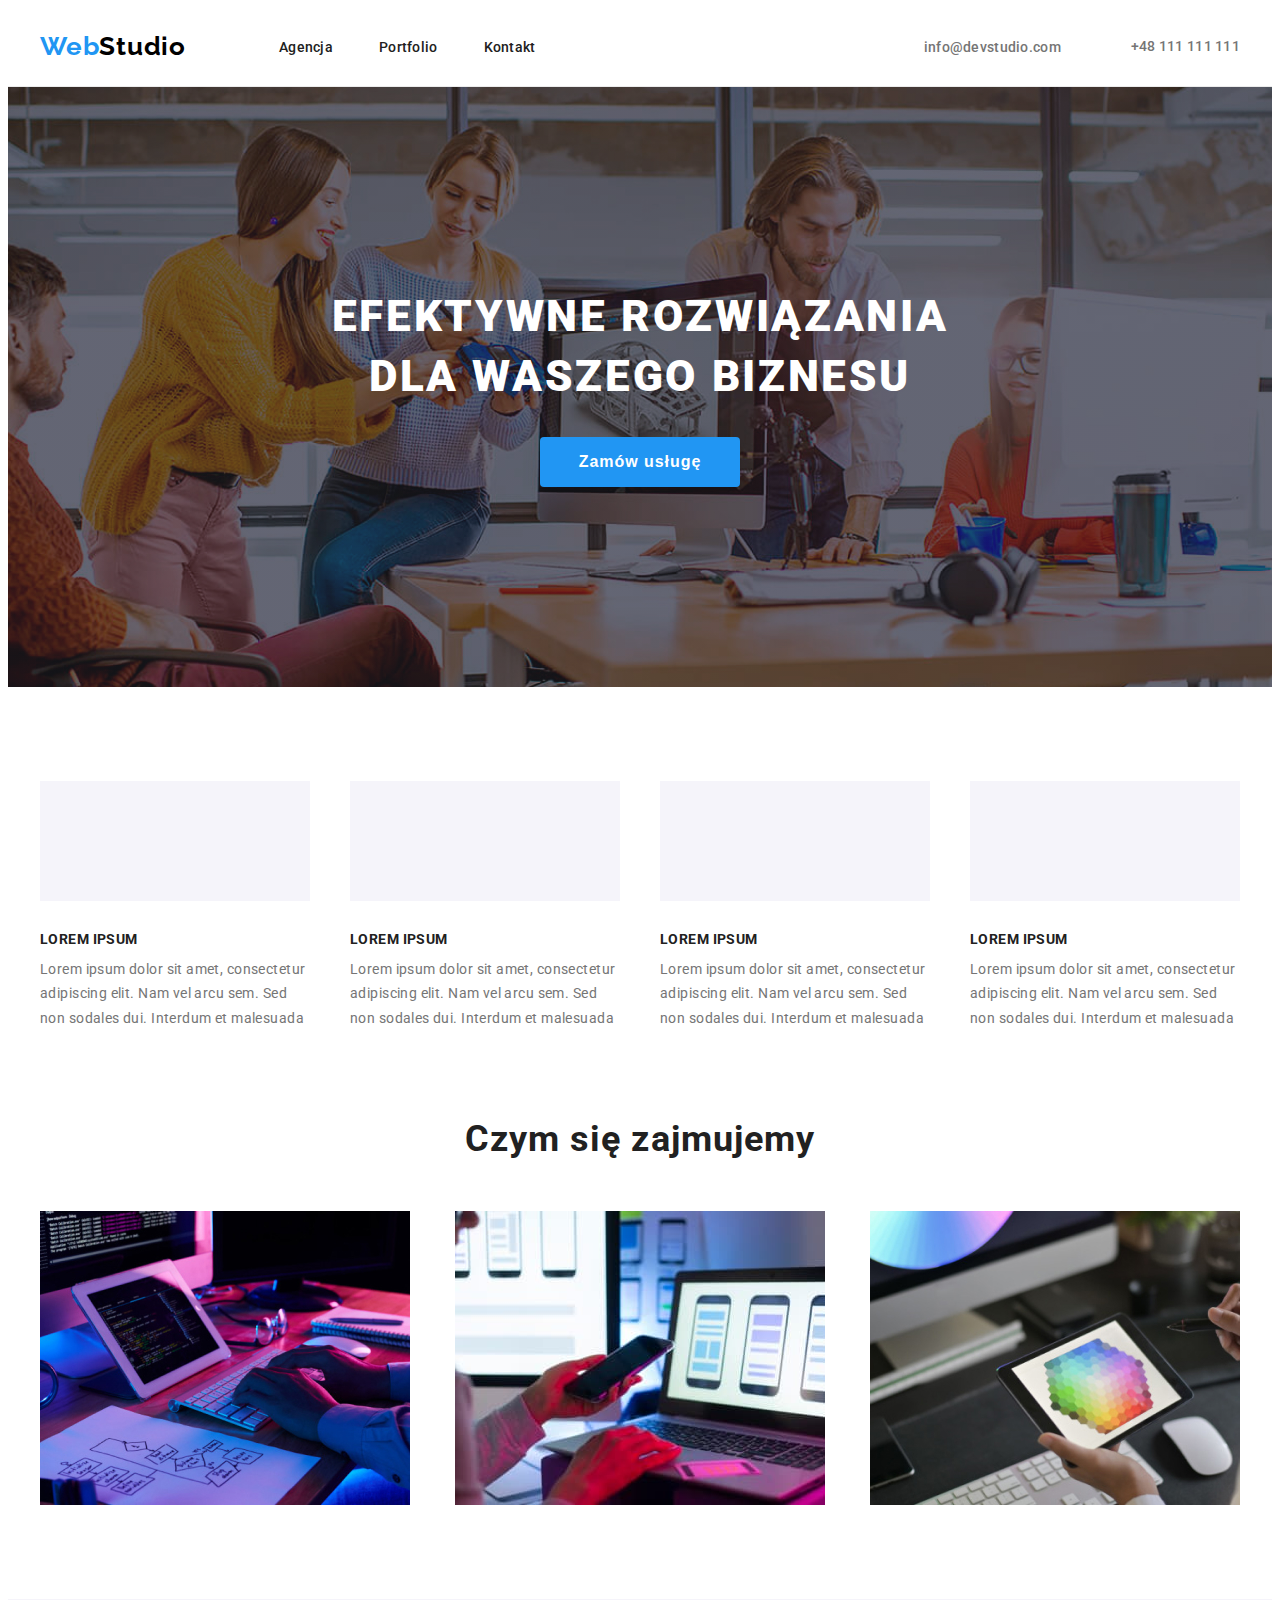
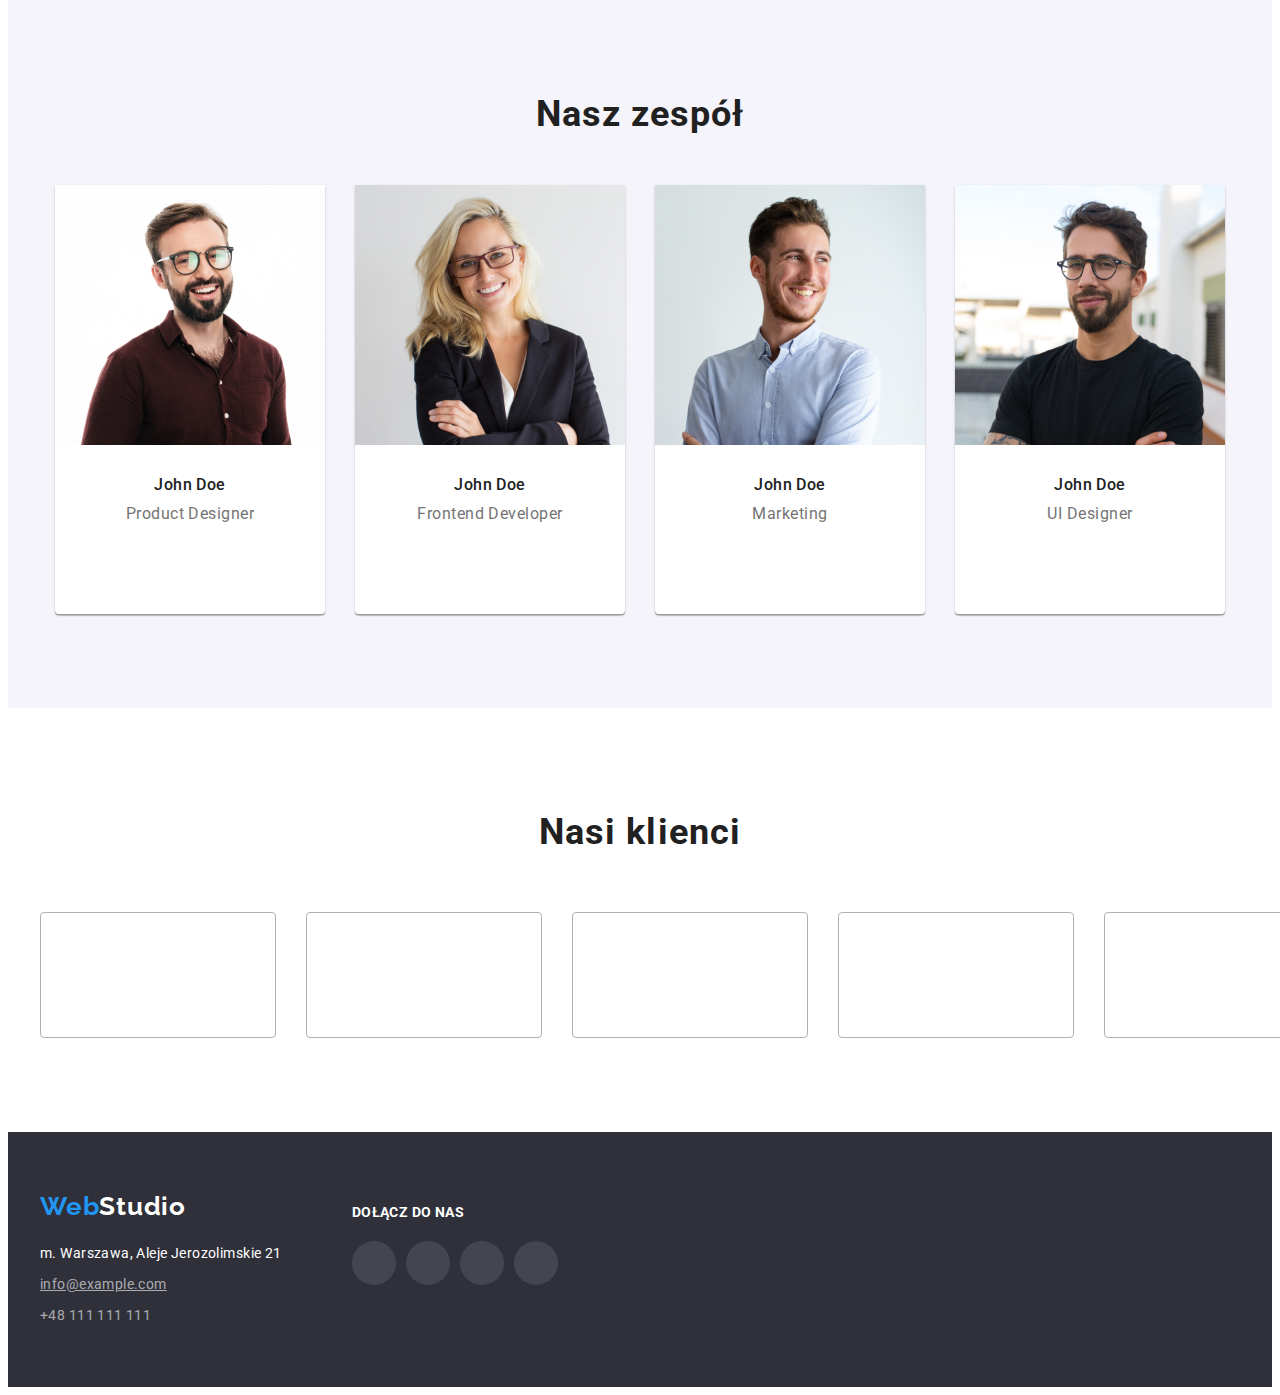
<file: index.html>
<!DOCTYPE html>
<html lang="pl">
  <head>
    <meta charset="UTF-8" />
    <meta http-equiv="X-UA-Compatible" content="IE=edge" />
    <meta name="viewport" content="width=device-width, initial-scale=1.0" />
    <title>Studio</title>

    <!-- End Google fonts links -->
    <link rel="preconnect" href="https://fonts.googleapis.com" />
    <link rel="preconnect" href="https://fonts.gstatic.com" crossorigin />
    <link
      href="https://fonts.googleapis.com/css2?family=Raleway:wght@700&family=Roboto:wght@400;500;700;900&display=swap"
      rel="stylesheet"
    />
    <!--End Google fonts links -->
    <link
      rel="stylesheet"
      href="https://cdnjs.cloudflare.com/ajax/libs/modern-normalize/1.1.0/modern-normalize.min.css"
      integrity="sha512-wpPYUAdjBVSE4KJnH1VR1HeZfpl1ub8YT/NKx4PuQ5NmX2tKuGu6U/JRp5y+Y8XG2tV+wKQpNHVUX03MfMFn9Q=="
      crossorigin="anonymous"
      referrerpolicy="no-referrer"
    />
    <link rel="stylesheet" href="./css/styles.css" />
  </head>

  <!-- HEADER  -->
  <body>
    <header class="top-section">
      <div class="nav-container container">
        <!-- NAVIGATION-->
        <nav class="nav">
          <a class="logo" href="./index.html">Web<span class="logo-black">Studio</span></a>
          <ul class="nav-list">
            <li>
              <a href="#">Agencja</a>
            </li>
            <li><a href="./portfolio.html">Portfolio</a></li>
            <li>
              <a href="#">Kontakt</a>
            </li>
          </ul>
        </nav>

        <div class="link-contacts">
          <a href="mailto:info@devstudio.com">
            <svg class="contact-icon" width="16" height="12">
              <use href="./images/icons.svg#icon-envelope"></use></svg
            >info@devstudio.com</a
          >
          <a href="tel:+48111111111">
            <svg class="contact-icon" width="10" height="16">
              <use href="./images/icons.svg#icon-smartphone"></use>
            </svg>
            +48 111 111 111
          </a>
        </div>
      </div>
    </header>

    <!-- MAINE BUTTON -->
    <main>
      <section class="order section">
        <div class="container">
          <h1>Efektywne rozwiązania dla waszego biznesu</h1>
          <button type="button">Zamów usługę</button>
        </div>
      </section>

      <!-- LOREM  -->
      <section class="section articles-bg">
        <div class="container">
          <ul class="articles list">
            <li>
              <div class="articles-icon">
                <svg width="70" height="70">
                  <use href="./images/icons.svg#icon-antenna"></use>
                </svg>
              </div>
              <h3>Lorem ipsum</h3>
              <p>
                Lorem ipsum dolor sit amet, consectetur adipiscing elit. Nam vel arcu sem. Sed non
                sodales dui. Interdum et malesuada
              </p>
            </li>
            <li>
              <div class="articles-icon">
                <svg width="70" height="70">
                  <use href="./images/icons.svg#icon-clock"></use>
                </svg>
              </div>
              <h3>Lorem ipsum</h3>
              <p>
                Lorem ipsum dolor sit amet, consectetur adipiscing elit. Nam vel arcu sem. Sed non
                sodales dui. Interdum et malesuada
              </p>
            </li>
            <li>
              <div class="articles-icon">
                <svg width="70" height="70">
                  <use href="./images/icons.svg#icon-diagram"></use>
                </svg>
              </div>
              <h3>Lorem ipsum</h3>
              <p>
                Lorem ipsum dolor sit amet, consectetur adipiscing elit. Nam vel arcu sem. Sed non
                sodales dui. Interdum et malesuada
              </p>
            </li>
            <li>
              <div class="articles-icon">
                <svg width="70" height="70">
                  <use href="./images/icons.svg#icon-astronaut"></use>
                </svg>
              </div>
              <h3>Lorem ipsum</h3>
              <p>
                Lorem ipsum dolor sit amet, consectetur adipiscing elit. Nam vel arcu sem. Sed non
                sodales dui. Interdum et malesuada
              </p>
            </li>
          </ul>
        </div>
      </section>

      <!-- IMAGES PORFFESSION -->
      <section class="section profession">
        <div class="profession-image container">
          <h2 class="about-us">Czym się zajmujemy</h2>
          <ul class="profession-list">
            <li>
              <img src="./images/profession/tech-1.jpg" width="370" height="294" alt="Typing" />
            </li>
            <li>
              <img
                src="./images/profession/tech-2.jpg"
                width="370"
                height="294"
                alt="working on a phone and computer"
              />
            </li>
            <li>
              <img
                src="./images/profession/tech-3.jpg"
                width="370"
                height="294"
                alt="working on a laptop "
              />
            </li>
          </ul>
        </div>
      </section>

      <!-- OUR TEAM  -->
      <section class="section bg-team">
        <div class="container">
          <h2 class="our-team">Nasz zespół</h2>
          <ul class="team">
            <li>
              <figure class="our-team-figure">
                <img
                  src="./images/team/john-doe1.jpg"
                  width="270"
                  height="260"
                  alt="John Doe Product Designer"
                />
                <figcaption>
                  <h3 class="john-doe">John Doe</h3>
                  <p class="position">Product Designer</p>
                  <div class="position-icons">
                    <a href="#">
                      <svg width="20" height="20">
                        <use href="images/icons.svg#icon-instagram"></use></svg
                    ></a>
                    <a href="#">
                      <svg width="20" height="20">
                        <use href="images/icons.svg#icon-twitter"></use></svg
                    ></a>
                    <a href="#">
                      <svg width="20" height="20">
                        <use href="images/icons.svg#icon-facebook"></use></svg
                    ></a>
                    <a href="#">
                      <svg width="20" height="20">
                        <use href="images/icons.svg#icon-linkedin"></use></svg
                    ></a>
                  </div>
                </figcaption>
              </figure>
            </li>
            <li>
              <figure class="our-team-figure">
                <img
                  src="./images/team/john-doe2.jpg"
                  width="270"
                  height="260"
                  alt="John Doe Frontend Developer"
                />
                <figcaption>
                  <h3 class="john-doe">John Doe</h3>
                  <p class="position">Frontend Developer</p>
                  <div class="position-icons">
                    <a href="#">
                      <svg width="20" height="20">
                        <use href="images/icons.svg#icon-instagram"></use></svg
                    ></a>
                    <a href="#">
                      <svg width="20" height="20">
                        <use href="images/icons.svg#icon-twitter"></use></svg
                    ></a>
                    <a href="#">
                      <svg width="20" height="20">
                        <use href="images/icons.svg#icon-facebook"></use></svg
                    ></a>
                    <a href="#">
                      <svg width="20" height="20">
                        <use href="images/icons.svg#icon-linkedin"></use></svg
                    ></a>
                  </div>
                </figcaption>
              </figure>
            </li>
            <li>
              <figure class="our-team-figure">
                <img
                  src="./images/team/john-doe3.jpg"
                  width="270"
                  height="260"
                  alt="John Doe Marketing"
                />
                <figcaption>
                  <h3 class="john-doe">John Doe</h3>
                  <p class="position">Marketing</p>
                  <div class="position-icons">
                    <a href="#">
                      <svg width="20" height="20">
                        <use href="images/icons.svg#icon-instagram"></use></svg
                    ></a>
                    <a href="#">
                      <svg width="20" height="20">
                        <use href="images/icons.svg#icon-twitter"></use></svg
                    ></a>
                    <a href="#">
                      <svg width="20" height="20">
                        <use href="images/icons.svg#icon-facebook"></use></svg
                    ></a>
                    <a href="#">
                      <svg width="20" height="20">
                        <use href="images/icons.svg#icon-linkedin"></use></svg
                    ></a>
                  </div>
                </figcaption>
              </figure>
            </li>
            <li>
              <figure class="our-team-figure">
                <img
                  src="./images/team/john-doe4.jpg"
                  width="270"
                  height="260"
                  alt="John Doe UI Designer"
                />
                <figcaption>
                  <h3 class="john-doe">John Doe</h3>
                  <p class="position">UI Designer</p>
                  <div class="position-icons">
                    <a href="#">
                      <svg width="20" height="20">
                        <use href="images/icons.svg#icon-instagram"></use></svg
                    ></a>
                    <a href="#">
                      <svg width="20" height="20">
                        <use href="images/icons.svg#icon-twitter"></use></svg
                    ></a>
                    <a href="#">
                      <svg width="20" height="20">
                        <use href="images/icons.svg#icon-facebook"></use></svg
                    ></a>
                    <a href="#">
                      <svg width="20" height="20">
                        <use href="images/icons.svg#icon-linkedin"></use></svg
                    ></a>
                  </div>
                </figcaption>
              </figure>
            </li>
          </ul>
        </div>
      </section>

      <!-- OUR CUSTOMERS  -->
      <section class="section clients">
        <div class="container">
          <h2>Nasi klienci</h2>
          <ul class="clients-list">
            <li>
              <a href="#">
                <svg class="clients-icon" width="106" height="60">
                  <use href="images/icons.svg#icon-client-1"></use></svg
              ></a>
            </li>
            <li>
              <a href="#">
                <svg class="clients-icon" width="106" height="60">
                  <use href="images/icons.svg#icon-client-2"></use></svg
              ></a>
            </li>
            <li>
              <a href="#">
                <svg class="clients-icon" width="106" height="60">
                  <use href="images/icons.svg#icon-client-3"></use></svg
              ></a>
            </li>
            <li>
              <a href="#">
                <svg class="clients-icon" width="106" height="60">
                  <use href="images/icons.svg#icon-client-4"></use></svg
              ></a>
            </li>
            <li>
              <a href="#">
                <svg class="clients-icon" width="106" height="60">
                  <use href="images/icons.svg#icon-client-5"></use></svg
              ></a>
            </li>
            <li>
              <a href="#">
                <svg class="clients-icon" width="106" height="60">
                  <use href="images/icons.svg#icon-client-6"></use></svg
              ></a>
            </li>
          </ul>
        </div>
      </section>
    </main>

    <!-- FOTTER -->
    <footer class="end-section">
      <div class="container end-section-flex">
        <div>
          <a class="logo" href="./index.html"> Web<span class="logo-white">Studio</span></a>
          <address class="our-address">
            <ul>
              <li>
                <span class="address">m. Warszawa, Aleje Jerozolimskie 21</span>
              </li>
              <li>
                <a class="contact-mail" href="mailto:info@devstudio.com">info@example.com</a>
              </li>
              <li>
                <a class="contact-tel" href="tel:+48111111111">+48 111 111 111</a>
              </li>
            </ul>
          </address>
        </div>

        <div class="join-us">
          <p>Dołącz do nas</p>
          <ul class="join-us-list">
            <li>
              <a href="#"
                ><svg width="20" height="20">
                  <use href="images/icons.svg#icon-instagram"></use></svg
              ></a>
            </li>
            <li>
              <a href="#"
                ><svg width="20" height="20">
                  <use href="images/icons.svg#icon-twitter"></use></svg
              ></a>
            </li>
            <li>
              <a href="#"
                ><svg width="20" height="20">
                  <use href="images/icons.svg#icon-facebook"></use></svg
              ></a>
            </li>
            <li>
              <a href="#"
                ><svg width="20" height="20">
                  <use href="images/icons.svg#icon-linkedin"></use></svg
              ></a>
            </li>
          </ul>
        </div>
      </div>
    </footer>
  </body>
</html>
</file>
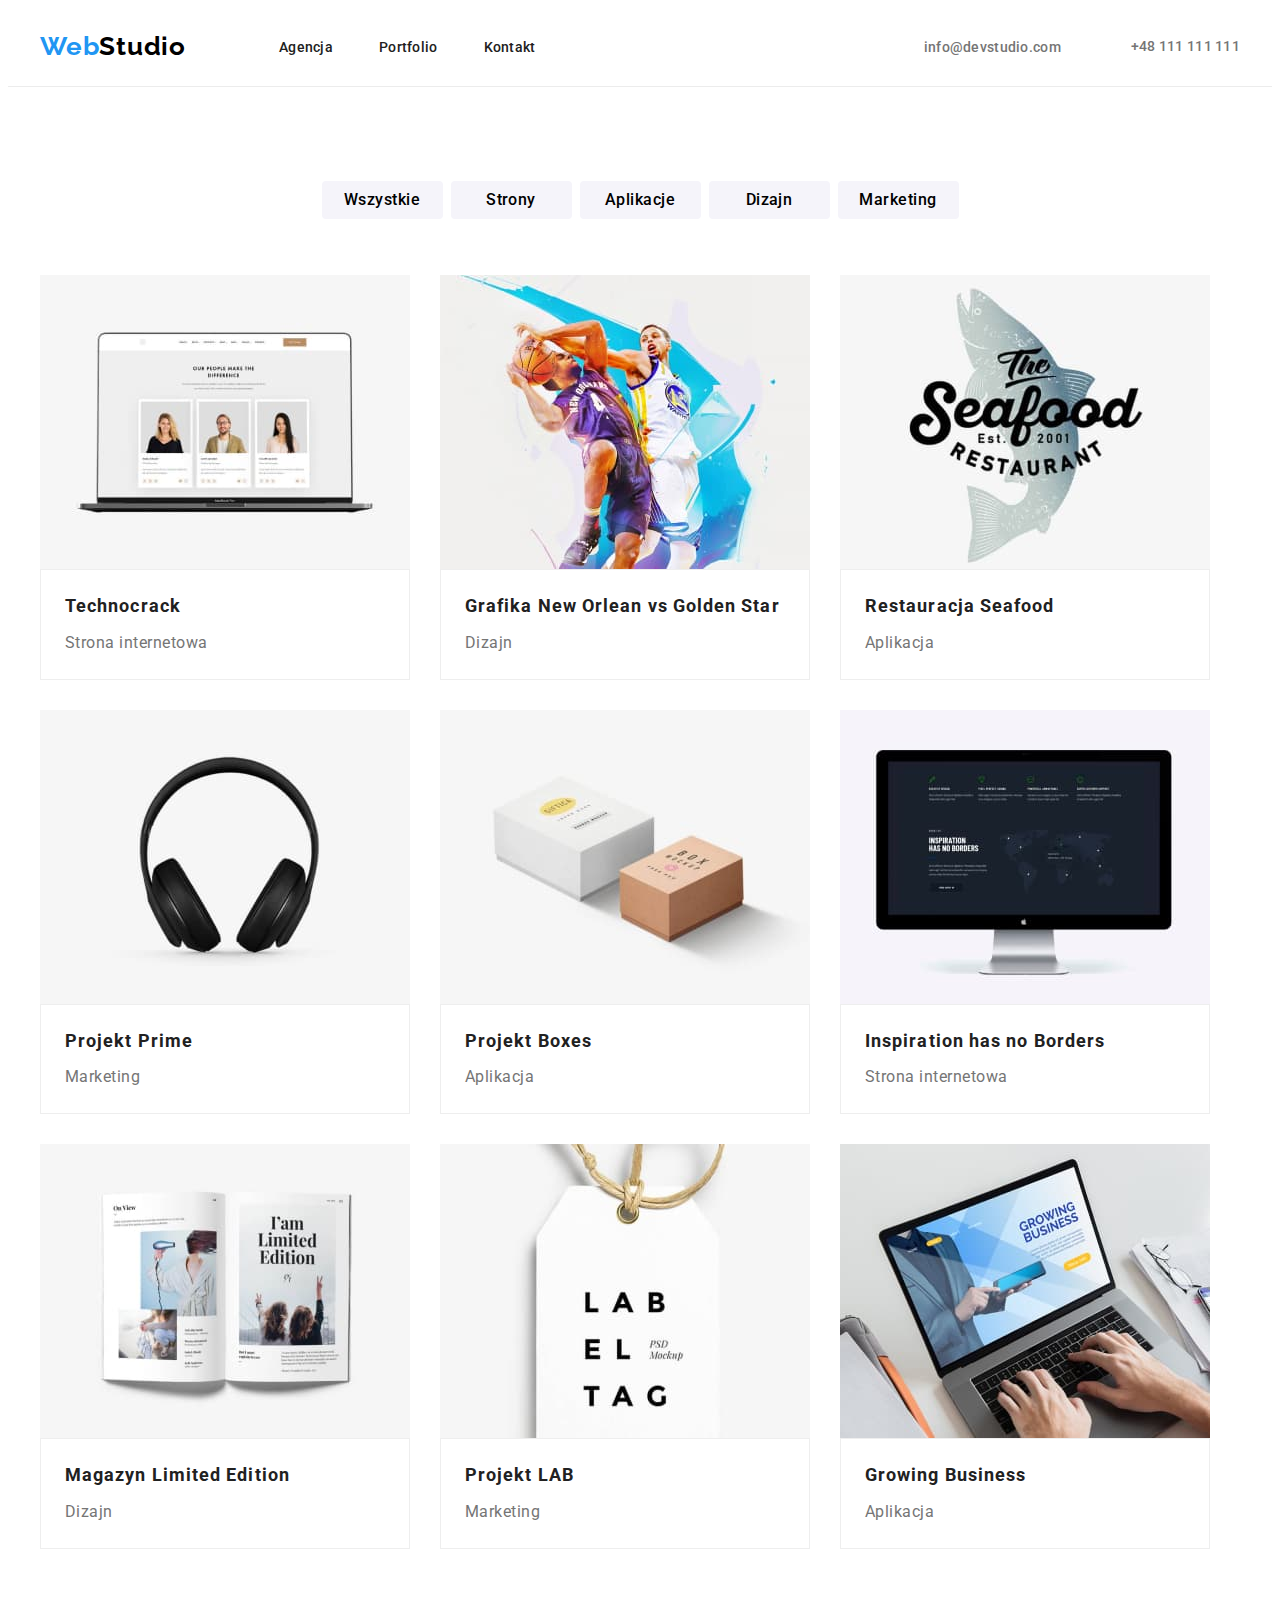
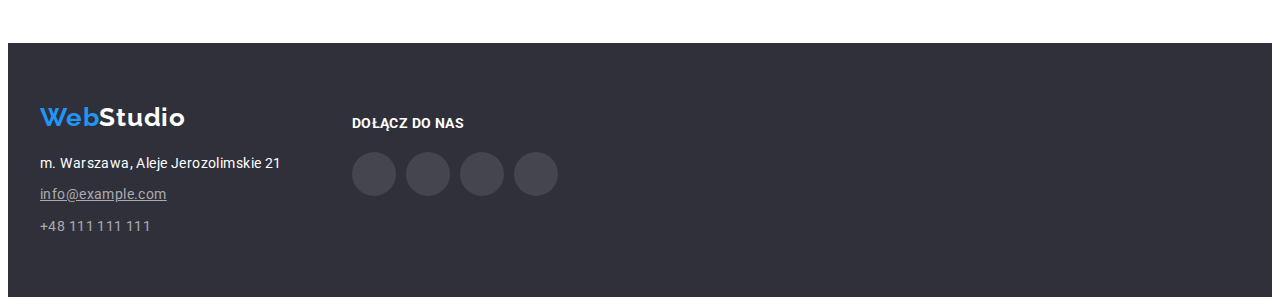
<file: portfolio.html>
<!DOCTYPE html>
<html lang="pl">
  <head>
    <meta charset="UTF-8" />
    <meta http-equiv="X-UA-Compatible" content="IE=edge" />
    <meta name="viewport" content="width=device-width, initial-scale=1.0" />
    <title>Portfolio</title>

    <!--Google fonts links -->
    <link rel="preconnect" href="https://fonts.googleapis.com" />
    <link rel="preconnect" href="https://fonts.gstatic.com" crossorigin />
    <link
      href="https://fonts.googleapis.com/css2?family=Raleway:wght@700&family=Roboto:wght@400;500;700;900&display=swap"
      rel="stylesheet"
    />
    <!--End Google fonts links -->
    <link
      rel="stylesheet"
      href="https://cdnjs.cloudflare.com/ajax/libs/modern-normalize/1.1.0/modern-normalize.min.css"
      integrity="sha512-wpPYUAdjBVSE4KJnH1VR1HeZfpl1ub8YT/NKx4PuQ5NmX2tKuGu6U/JRp5y+Y8XG2tV+wKQpNHVUX03MfMFn9Q=="
      crossorigin="anonymous"
      referrerpolicy="no-referrer"
    />
    <link rel="stylesheet" href="./css/styles.css" />
  </head>

  <!-- HEDER -->
  <body class="portfolio-bg">
    <header class="top-section">
      <div class="nav-container container">
        <!-- NAVIGATION-->
        <nav class="nav">
          <a class="logo" href="./index.html">Web<span class="logo-black">Studio</span></a>
          <ul class="nav-list">
            <li>
              <a href="#">Agencja</a>
            </li>
            <li><a href="./portfolio.html">Portfolio</a></li>
            <li>
              <a href="#">Kontakt</a>
            </li>
          </ul>
        </nav>

        <div class="link-contacts">
          <a href="mailto:info@devstudio.com">
            <svg class="contact-icon" width="16" height="12">
              <use href="./images/icons.svg#icon-envelope"></use></svg
            >info@devstudio.com</a
          >
          <a href="tel:+48111111111">
            <svg class="contact-icon" width="10" height="16">
              <use href="./images/icons.svg#icon-smartphone"></use>
            </svg>
            +48 111 111 111
          </a>
        </div>
      </div>
    </header>

    <!-- BUTTONS LIST-->
    <main>
      <section class="section">
        <div class="container">
          <ul class="buttons list">
            <li>
              <button class="buttons-text" type="button">Wszystkie</button>
            </li>
            <li><button class="buttons-text" type="button">Strony</button></li>
            <li>
              <button class="buttons-text" type="button">Aplikacje</button>
            </li>
            <li><button class="buttons-text" type="button">Dizajn</button></li>
            <li>
              <button class="buttons-text" type="button">Marketing</button>
            </li>
          </ul>

          <!-- PORTFOLIO IMG -->
          <ul class="portfolio">
            <li>
              <img src="./images/portfolio/img1.jpg" width="370" height="294" alt="open laptop" />
              <div class="portfolio-subtitles">
                <h3 class="project-name">Technocrack</h3>
                <p class="project-type">Strona internetowa</p>
              </div>
            </li>
            <li>
              <img
                src="./images/portfolio/img2.jpg"
                width="370"
                height="294"
                alt="basketball graphics"
              />
              <div class="portfolio-subtitles">
                <h3 class="project-name">Grafika New Orlean vs Golden Star</h3>
                <p class="project-type">Dizajn</p>
              </div>
            </li>
            <li>
              <img
                src="./images/portfolio/img3.jpg"
                width="370"
                height="294"
                alt="Logo of restaurant"
              />
              <div class="portfolio-subtitles">
                <h3 class="project-name">Restauracja Seafood</h3>
                <p class="project-type">Aplikacja</p>
              </div>
            </li>
            <li>
              <img src="./images/portfolio/img4.jpg" width="370" height="294" alt="headphones" />
              <div class="portfolio-subtitles">
                <h3 class="project-name">Projekt Prime</h3>
                <p class="project-type">Marketing</p>
              </div>
            </li>
            <li>
              <img src="./images/portfolio/img5.jpg" width="370" height="294" alt="two boxes" />
              <div class="portfolio-subtitles">
                <h3 class="project-name">Projekt Boxes</h3>
                <p class="project-type">Aplikacja</p>
              </div>
            </li>
            <li>
              <img src="./images/portfolio/img6.jpg" width="370" height="294" alt="monitor" />
              <div class="portfolio-subtitles">
                <h3 class="project-name">Inspiration has no Borders</h3>
                <p class="project-type">Strona internetowa</p>
              </div>
            </li>
            <li>
              <img src="./images/portfolio/img7.jpg" width="370" height="294" alt="magazyn" />
              <div class="portfolio-subtitles">
                <h3 class="project-name">Magazyn Limited Edition</h3>
                <p class="project-type">Dizajn</p>
              </div>
            </li>
            <li>
              <img src="./images/portfolio/img8.jpg" width="370" height="294" alt="tag" />
              <div class="portfolio-subtitles">
                <h3 class="project-name">Projekt LAB</h3>
                <p class="project-type">Marketing</p>
              </div>
            </li>
            <li>
              <img src="./images/portfolio/img9.jpg" width="370" height="294" alt="web pages" />
              <div class="portfolio-subtitles">
                <h3 class="project-name">Growing Business</h3>
                <p class="project-type">Aplikacja</p>
              </div>
            </li>
          </ul>
        </div>
      </section>
    </main>

    <!-- FUTTER  -->
    <footer class="end-section">
      <div class="container end-section-flex">
        <div>
          <a class="logo" href="./index.html"> Web<span class="logo-white">Studio</span></a>
          <address class="our-address">
            <ul>
              <li>
                <span class="address">m. Warszawa, Aleje Jerozolimskie 21</span>
              </li>
              <li>
                <a class="contact-mail" href="mailto:info@devstudio.com">info@example.com</a>
              </li>
              <li>
                <a class="contact-tel" href="tel:+48111111111">+48 111 111 111</a>
              </li>
            </ul>
          </address>
        </div>

        <!-- JOIN-US -->
        <div class="join-us">
          <p>Dołącz do nas</p>
          <ul class="join-us-list">
            <li>
              <a href="#"
                ><svg width="20" height="20">
                  <use href="images/icons.svg#icon-instagram"></use></svg
              ></a>
            </li>
            <li>
              <a href="#"
                ><svg width="20" height="20">
                  <use href="images/icons.svg#icon-twitter"></use></svg
              ></a>
            </li>
            <li>
              <a href="#"
                ><svg width="20" height="20">
                  <use href="images/icons.svg#icon-facebook"></use></svg
              ></a>
            </li>
            <li>
              <a href="#"
                ><svg width="20" height="20">
                  <use href="images/icons.svg#icon-linkedin"></use></svg
              ></a>
            </li>
          </ul>
        </div>
      </div>
    </footer>
  </body>
</html>
</file>
<file: css/styles.css>
:root {
  --brand-color-white: #ffffff;
  --brand-color-gray: #e5e5e5;
  --brand-color-black2: rgba(33, 33, 33, 1);
  --brand-color-blue: #2196f3;
  --brand-color-gray2: #757575;
  --brand-color-dark: #2f303a;
  --brand-color-black: black;
}

ul,
h1,
h2,
h3,
h4,
p {
  margin: 0;
  padding: 0;
}

ul {
  list-style: none;
}

svg {
  vertical-align: middle;
}

img {
  vertical-align: middle;
}

body {
  color: var(--brand-color-black2);
  background-color: var(--brand-color-white);
  font-family: 'Roboto', sans-serif;
}

.section {
  padding: 94px 0;
}

.container {
  width: 1200px;
  margin: 0px auto;
  padding: 0 15px;
}

/* LOGO */

.logo {
  font-size: 26px;
  color: var(--brand-color-blue);
  font-family: 'Raleway', sans-serif;
  line-height: 1.131;
  letter-spacing: 0.03em;
  text-decoration: none;
  font-style: normal;
  font-weight: 700;
}

.logo-black {
  color: var(--brand-color-black);
}

/* HEADER */

.top-section {
  background-color: var(--brand-color-white);
  padding: 24px 0px 25px;
  border-bottom: 1px solid #ececec;
}

.nav-container {
  display: flex;
  justify-content: space-between;
  align-items: center;
}

.nav {
  display: flex;
  align-items: center;
  gap: 93px;
}

.nav-list {
  display: flex;
  gap: 46px;
}

.nav-list a {
  color: var(--brand-color-black2);
  font-style: normal;
  font-weight: 500;
  font-size: 14px;
  line-height: 1.14;
  letter-spacing: 0.02em;
  text-decoration: none;
}

.nav-list a:hover,
.nav-list a:focus {
  color: var(--brand-color-blue);
}

.link-contacts {
  display: flex;
  gap: 50px;
  align-items: center;
}

.link-contacts a {
  font-size: 14px;
  color: var(--brand-color-gray2);
  font-style: normal;
  font-weight: 500;
  line-height: 1;
  letter-spacing: 0.02em;
  text-decoration-line: none;
  display: flex;
}

.link-contacts a:hover,
.link-contacts a:focus {
  color: var(--brand-color-blue);
  fill: var(--brand-color-blue);
}

.contact-icon {
  fill: currentColor;
  padding: 0;
  margin-right: 10px;
}

/* MAINE BUTTON */
.order {
  background-color: var(--brand-color-dark);
  background-image: linear-gradient(rgba(47, 48, 58, 0.4), rgba(47, 48, 58, 0.4)),
    url(../images/main-foto/main-foto.jpg);
  text-align: center;
  background-size: auto;
  background-position: center;
  background-repeat: no-repeat;
  background-position: center;
}

.order > .container {
  display: flex;
  flex-direction: column;
  align-items: center;
  justify-content: center;
  gap: 30px;
}

.order h1 {
  font-weight: 900;
  font-size: 44px;
  line-height: 1.3636;
  text-align: center;
  letter-spacing: 0.06em;
  text-transform: uppercase;
  color: var(--brand-color-white);
  margin: 106px 252px 0;
}

.order button {
  margin-bottom: 106px;
  width: 200px;
  height: 50px;
  font-weight: 700;
  font-size: 16px;
  line-height: 1.875;
  letter-spacing: 0.06em;
  cursor: pointer;
  border: none;
  border-radius: 4px;
  box-shadow: 0px 4px 4px rgba(0, 0, 0, 0.15);
  background: var(--brand-color-blue);
  color: var(--brand-color-white);
}

.order button:hover,
.order button:focus {
  background-color: var(--brand-color-blue);
  color: var(--brand-color-white);
}

/* LOREM  */
.articles h3 {
  font-weight: 700;
  font-size: 14px;
  line-height: 1.143;
  letter-spacing: 0.03em;
  text-transform: uppercase;
  list-style-type: none;
  margin-bottom: 10px;
}

.articles li {
  width: 270px;
  height: 120px;
  background: #f5f4fa;
  border-radius: 4px;
  margin-bottom: 30px;
  display: inline-block;
}

.articles-icon {
  background-color: #f5f4fa;
  border-radius: var(--border-radius-default);
  padding: 25px 100px;
  display: flex;
  justify-content: center;
  align-items: center;
  margin-bottom: 30px;
}

.articles p {
  font-size: 14px;
  line-height: 1.72;
  letter-spacing: 0.03em;
  color: var(--brand-color-gray2);
  list-style-type: none;
}

.articles {
  display: flex;
  justify-content: space-between;
  padding: 0px;
  gap: 30px;
}

/* IMAGES PORFFESSION */
.profession {
  margin-top: -94px;
}

.profession-list {
  display: flex;
  justify-content: space-between;
}

.about-us {
  font-weight: 700;
  font-size: 36px;
  line-height: 1.16;
  text-align: center;
  letter-spacing: 0.03em;
  padding: 0;
  color: #212121;
  margin: 94px 0px 50px;
}

/* OUR TEAM  */
.bg-team {
  background-color: #f5f4fa;
}

.our-team {
  font-size: 36px;
  line-height: 1.17;
  letter-spacing: 0.03em;
  text-align: center;
  color: #212121;
  margin-bottom: 50px;
}

.team {
  display: flex;
  text-align: center;
  list-style: none;
  justify-content: space-between;
  justify-content: center;
  gap: 30px;
}

.team li {
  box-shadow: 0px 1px 3px rgba(0, 0, 0, 0.12), 0px 1px 1px rgba(0, 0, 0, 0.14),
    0px 2px 1px rgba(0, 0, 0, 0.2);
  border-radius: 0px 0px 4px 4px;
  background-color: var(--brand-color-white);
}

.our-team-figure {
  margin: 0;
}

.john-doe {
  font-weight: 500;
  font-size: 16px;
  line-height: 1.189;
  text-align: center;
  letter-spacing: 0.03em;
  margin: 30px 0 10px;
}

.position {
  font-weight: 400;
  font-size: 16px;
  line-height: 19px;
  text-align: center;
  letter-spacing: 0.03em;
  margin-bottom: 16px;
  color: var(--brand-color-gray2);
}
.position-icons {
  display: flex;
  justify-content: center;
  margin-bottom: 30px;
}

.position-icons a:hover,
.position-icons a:focus {
  background-color: var(--brand-color-blue);
  fill: var(--brand-color-white);
  outline: none;
}

.position-icons a {
  border: none;
  background-color: var(--brand-color-white);
  border-radius: 50%;
  padding: 12px;
  box-shadow: none;
  fill: #afb1b8;
}

/* OUR CLIENTS*/
.clients-list {
  display: flex;
  gap: 30px;
}

.clients h2 {
  font-family: 'Roboto';
  color: #212121;
  font-size: 36px;
  line-height: 1.67;
  text-align: center;
  letter-spacing: 0.03em;
  font-weight: 700;
  margin-bottom: 50px;
}

.clients a {
  border: 1px solid #afb1b8;
  border-radius: 4px;
  width: 170px;
  height: 92px;
  padding: 16px 32px;
  display: block;
}

.clients-list a:hover,
.clients-list a:focus {
  border: 1px solid var(--brand-color-blue);
  outline: none;
}

.clients-icon {
  fill: #afb1b8;
}

.clients-list a:hover .clients-icon {
  fill: var(--brand-color-blue);
}
.clients-list a:focus .clients-icon {
  fill: var(--brand-color-blue);
}

/* F0TTER */
.end-section {
  background-color: var(--brand-color-dark);
  padding: 60px 0;
  display: flex;
}

.end-section-flex {
  display: flex;
}

.logo-white {
  color: var(--brand-color-white);
}

.our-address {
  font-style: normal;
  margin-top: 20px;
}

.our-address span {
  font-size: 14px;
  line-height: 1.6;
  letter-spacing: 0.03em;
  color: var(--brand-color-white);
}

.our-address li {
  margin-top: 9px;
}

.address {
  font-style: normal;
}
.contact-mail {
  text-decoration: none;
  font-size: 14px;
  line-height: 1.6;
  letter-spacing: 0.03em;
  color: rgba(255, 255, 255, 0.6);
  text-decoration-line: underline;
}

.contact-tel {
  text-decoration: none;
  font-size: 14px;
  line-height: 1.6;
  letter-spacing: 0.03em;
  color: rgba(255, 255, 255, 0.6);
}

.our-address a:hover,
.our-address a:focus {
  color: var(--brand-color-blue);
}

/* JOIN US */
.join-us {
  margin-left: 70px;
  padding-top: 12px;
}

.join-us p {
  font-weight: 700;
  font-size: 14px;
  line-height: 1.21;
  text-transform: uppercase;
  letter-spacing: 0.03em;
  color: var(--brand-color-white);
  margin-bottom: 20px;
}

.join-us-list {
  display: flex;
  justify-content: space-between;
  gap: 10px;
  padding: 0px;
}

.join-us-list li {
  line-height: 0;
}

.join-us-list a {
  padding: 12px;
  fill: var(--brand-color-white);
  background-color: rgba(255, 255, 255, 0.1);
  border-radius: 50%;
  border: none;
  box-shadow: none;
  display: block;
}

.join-us a {
  fill: var(--brand-color-white);
}

.join-us a:hover,
.join-us a:focus {
  background-color: var(--brand-color-blue);
  fill: white;
  outline: none;
}

/* ===========PORTFOLIO============= */
.portfolio-bg {
  background-color: var(--brand-color-white);
}

/* BUTTONS LIST */
.buttons {
  display: flex;
  justify-content: center;
  gap: 8px;
  margin-bottom: 50px;
}

.buttons-text {
  font-family: 'Roboto', sans-serif;
  background-color: #f5f4fa;
  font-weight: 500;
  font-size: 16px;
  line-height: 1.62;
  text-align: center;
  letter-spacing: 0.03em;
  border: none;
  cursor: pointer;
  border-radius: 4px;
  height: 38px;
  width: 121px;
}

.buttons-text:hover,
.buttons-text:focus {
  background-color: var(--brand-color-blue);
  color: var(--brand-color-white);
  box-shadow: 0px 3px 1px rgba(0, 0, 0, 0.1), 0px 1px 2px rgba(0, 0, 0, 0.08),
    0px 2px 2px rgba(0, 0, 0, 0.12);
  outline: none;
}

/* PORTFOLIO IMG */
.portfolio {
  flex-wrap: wrap;
  display: flex;
  padding: 0;
  gap: 30px;
  list-style: none;
  margin-top: 56px;
}

.portfolio-subtitles {
  border: 1px solid #eeeeee;
  border-top: none;
  padding-left: 24px;
  padding-bottom: 20px;
  border: 1px solid #eeeeee;
}

.portfolio li:hover {
  box-shadow: 0px 1px 1px rgba(0, 0, 0, 0.12), 0px 4px 4px rgba(0, 0, 0, 0.06),
    1px 4px 6px rgba(0, 0, 0, 0.16);
}

.project-name {
  font-weight: 700;
  font-size: 18px;
  line-height: 1.8;
  letter-spacing: 0.06em;
  padding-top: 20px;
  margin-bottom: 4px;
}

.project-type {
  font-weight: 400;
  font-size: 16px;
  line-height: 2;
  letter-spacing: 0.03em;
  color: var(--brand-color-gray2);
}
</file>
